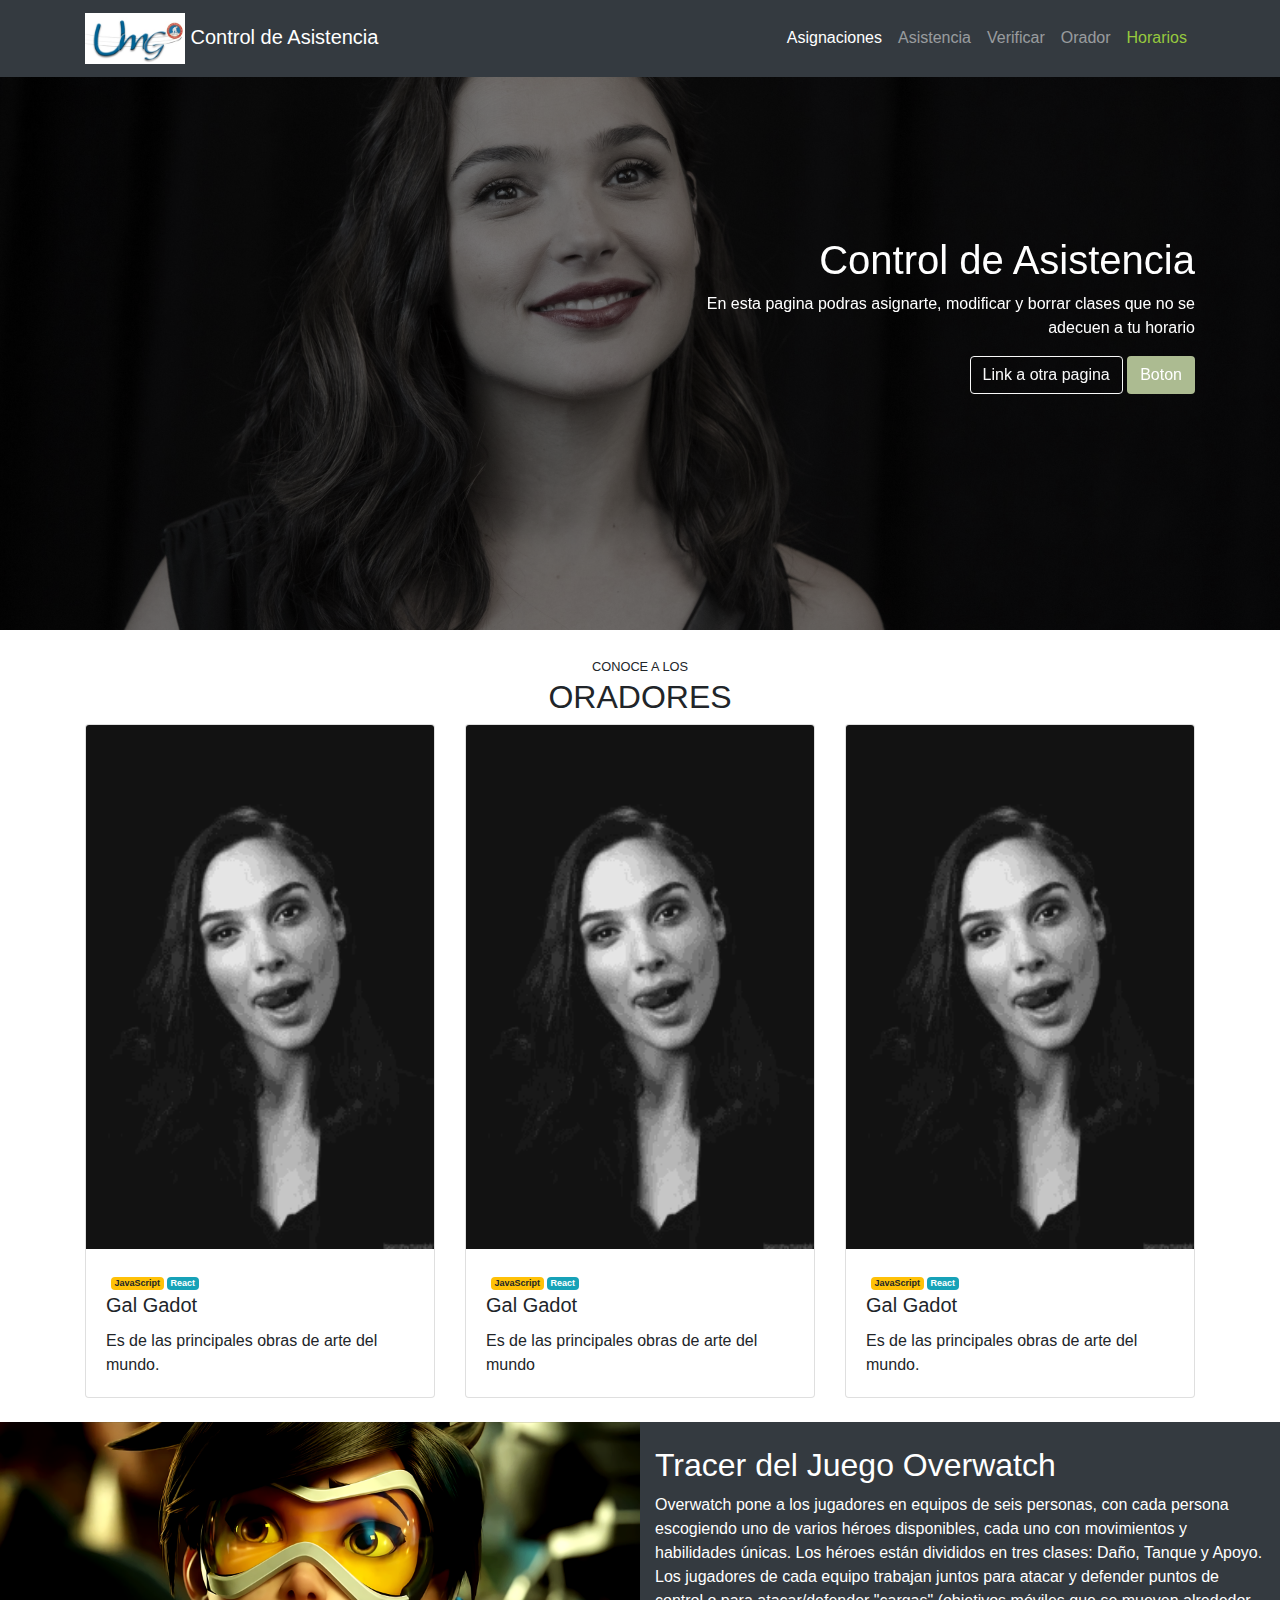
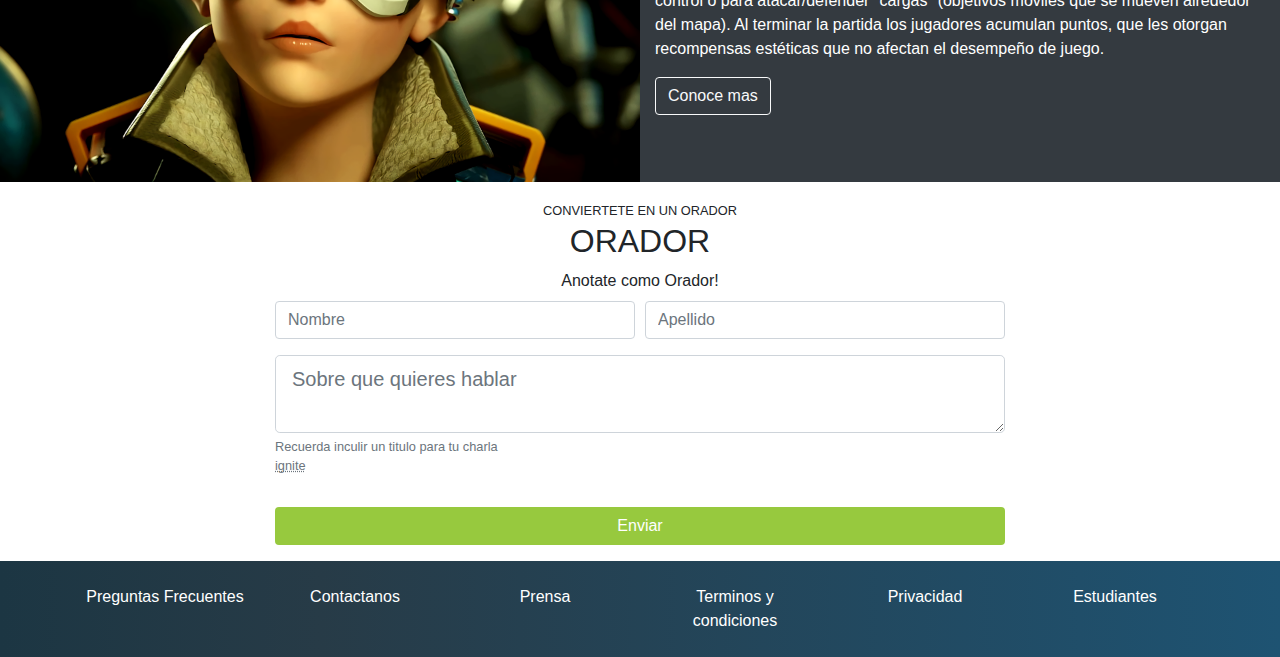
<file: index.html>
<!DOCTYPE html>
<html lang="es">
  <head>
    <!-- Required meta tags -->
    <meta charset="utf-8" />
    <meta
      name="viewport"
      content="width=device-width, initial-scale=1, shrink-to-fit=no"
    />

    <!-- Bootstrap CSS -->

    <link
      rel="stylesheet"
      href="https://stackpath.bootstrapcdn.com/bootstrap/4.3.1/css/bootstrap.min.css"
      integrity="sha384-ggOyR0iXCbMQv3Xipma34MD+dH/1fQ784/j6cY/iJTQUOhcWr7x9JvoRxT2MZw1T"
      crossorigin="anonymous"
    />
    <link rel="stylesheet" href="index.css" />

    <title>Control de asistencia Online</title>
  </head>
  <body data-spy="scroll" data-target="#navbar" data-offset="57">
    <!--se utiliza para utilizar la opcion para conocer la ubicacion del scrol del usuario y que se iluminen los links superiores de la pagina al moverse desde la pagina-->
    <!--Header-->
    <nav
      id="header"
      class="navbar navbar-expand-lg navbar-dark bg-dark fixed-top"
    >
      <div class="container">
        <a class="navbar-brand" href="#">
          <img src="img/UMG.ico" alt="Logo de la pagina" />
          Control de Asistencia
        </a>
        <button
          class="navbar-toggler"
          type="button"
          data-toggle="collapse"
          data-target="#navbar"
          aria-controls="navbarSupportedContent"
          aria-expanded="false"
          aria-label="Toggle navigation"
        >
          <span class="navbar-toggler-icon"></span>
        </button>

        <div class="collapse navbar-collapse" id="navbar">
          <ul class="navbar-nav ml-auto">
            <li class="nav-item">
              <!--colocar active para iluminar las palabras-->
              <a class="nav-link" href="#main">Asignaciones</a>
            </li>
            <li class="nav-item">
              <a class="nav-link" href="#speakers">Asistencia</a>
            </li>
            <li class="nav-item">
              <a class="nav-link" href="#place-time">Verificar</a>
            </li>
            <li class="nav-item">
              <a class="nav-link" href="#conviertete-en-orador">Orador</a>
            </li>
            <li class="nav-item">
              <a class="nav-link text-resaltar" href="#" data-toggle="modal" data-target="#modalCompra">Horarios</a>
              <!--Modal data-toggle="modal" data-target="#modalCompra"-->
            </li>
          </ul>
        </div>
      </div>
    </nav>
    <!--/Header-->
    <!--Main-->
    <main id="main">
      <div
        id="carousel"
        class="carousel slide carousel-fade"
        data-ride="carousel"
        data-pause="false"
      >
        <div class="carousel-inner">
          <div class="carousel-item active">
            <img src="img/Gal.jpg" class="d-block w-100" alt="..." />
          </div>
          <div class="carousel-item">
            <img src="img/Harley.png" class="d-block w-100" alt="..." />
          </div>
          <div class="carousel-item">
            <img src="img/Super Girl.jpg" class="d-block w-100" alt="..." />
            <!--se coloca el url de la direccion donde estan guardadas las imagnes para que aparezcan en el carousel-->
          </div>
          <div class="overlay">
            <!--el overlay realiza con el css un obscurecimiento de la patanlla y coloca el texto que se muestra encima de las fotos-->
            <div class="container">
              <div class="row align-items-center">
                <div class="col-md-6 offset-md-6 text-center text-md-right">
                  <!--col-md-6 se utiliza para que la pantallas medianas y si se desea colocar el texto a la izquida cuando esta en md se coloca offset para que lo cambie automaticamente-->
                  <h1>Control de Asistencia</h1>
                  <p class="d-none d-md-block">
                    En esta pagina podras asignarte, modificar y borrar clases
                    que no se adecuen a tu horario
                  </p>
                  <!--en la etiqueta p se coloca la clase la cual realiza que cuando este en una pantalla penquenia borre el texto y cuando vuelva a medianos aparezca de nuevo -->
                  <a href="#" class="btn btn-outline-light" data-toogle="modal">Link a otra pagina</a>
                  <button type="button" class="btn btn-platzi" data-toggle="modal" data-target="#modalCompra">Boton</button>
                  <!--crea un enlace y un boton para comprar tickets-->
                </div>
              </div>
            </div>
          </div>
        </div>
      </div>
    </main>
    <!--/Main-->
    <!--Cards-->
    <section id="speakers" class="mt-4">
      <!--mt es para darle un espacio de 4 para abajocontra la seccion main el mb-4 para dejar espacio hacia arriba para el footer-->
      <div class="container">
        <div class="row">
          <div class="col text-center text-uppercase">
            <small>Conoce a los</small>
            <h2>Oradores</h2>
            <!--class="h6" colocar esto para convertir en h6 pero sigue siendo un subtitulo-->
          </div>
        </div>
        <div class="row">
          <div class="col-lg-4 col-md-6 col-sm-12 mb-4">
            <div class="card">
              <img src="img/tenor.gif" class="card-img-top" alt="..." />
              <div class="card-body">
                <div class="badge">
                  <span class="badge badge-warning">JavaScript</span>
                  <span class="badge badge-info">React</span>
                </div>
                <h5 class="card-title">Gal Gadot</h5>
                <p class="card-text">
                  Es de las principales obras de arte del mundo.
                </p>
              </div>
            </div>
          </div>
          <div class="col-lg-4 col-md-6 col-sm-12 mb-4">
            <div class="card">
              <img src="img/tenor.gif" class="card-img-top" alt="..." />
              <div class="card-body">
                <div class="badge">
                  <span class="badge badge-warning">JavaScript</span>
                  <span class="badge badge-info">React</span>
                </div>
                <h5 class="card-title">Gal Gadot</h5>
                <p class="card-text">
                  Es de las principales obras de arte del mundo
                </p>
              </div>
            </div>
          </div>
          <div class="col-lg-4 col-md-6 col-sm-12 mb-4">
            <div class="card">
              <img src="img/tenor.gif" class="card-img-top" alt="..." />
              <div class="card-body">
                <div class="badge">
                  <span class="badge badge-warning">JavaScript</span>
                  <span class="badge badge-info">React</span>
                </div>
                <h5 class="card-title">Gal Gadot</h5>
                <p class="card-text">
                  Es de las principales obras de arte del mundo.
                </p>
              </div>
            </div>
          </div>
        </div>
      </div>
    </section>
    <!--/Cards-->
    <!--Lugar y fecha-->
    <section id="place-time">
      <div class="container-fluid">
        <div class="row">
          <div class="col-12 col-lg-6 pl-0 pr-0">
            <!--Con esto se quita los topes o padding de las imagenes-->
            <img src="img/Tracer.png" alt="Tracer" />
          </div>
          <div class="col-12 col-lg-6 pt-4 pb-4">
            <!--pb al terminar la card colocarle espacio abajo-->
            <h2>Tracer del Juego Overwatch</h2>
            <!--class="mt-2"que tenga un margen iferior con la parte de arriba-->
            <p>
              Overwatch pone a los jugadores en equipos de seis personas, con
              cada persona escogiendo uno de varios héroes disponibles, cada uno
              con movimientos y habilidades únicas. Los héroes están divididos
              en tres clases: Daño, Tanque y Apoyo. Los jugadores de cada equipo
              trabajan juntos para atacar y defender puntos de control o para
              atacar/defender "cargas" (objetivos móviles que se mueven
              alrededor del mapa). Al terminar la partida los jugadores acumulan
              puntos, que les otorgan recompensas estéticas que no afectan el
              desempeño de juego.
            </p>
            <a
              class="btn btn-outline-light"
              href="https://es.wikipedia.org/wiki/Overwatch"
              >Conoce mas</a
            >
          </div>
        </div>
      </div>
    </section>
    <!--/Lugar y fecha-->
    <!--Conviertete en Orador-->
    <section id="conviertete-en-orador" class="pt-3 pb-3">
      <div class="container">
        <div class="row">
          <div class="col class= text-uppercase text-center">
            <small>Conviertete en un orador</small>
            <h2>Orador</h2>
          </div>
        </div>
        <div class="row">
          <div class="col text-center">
            Anotate como Orador!
          </div>
        </div>
        <div class="row">
          <div class="col col-md-10 offset-md-1 col-lg-8 offset-lg-2 pt-2">
            <form>
              <div class="form-row">
                <div class="form-group col-12 col-md-6">
                  <input
                    type="text"
                    class="form-control"
                    placeholder="Nombre"
                  />
                </div>
                <div class="form-group col-12 col-md-6">
                  <!--form-group para diferenciar los campos de ingreso de datos y que tenga espacio entre ellos-->
                  <input
                    type="text"
                    class="form-control"
                    placeholder="Apellido"
                  />
                </div>
              </div>
              <div class="form-row">
                <div class="form-group col">
                  <textarea
                    name="text"
                    class="form-control form-control-lg"
                    placeholder="Sobre que quieres hablar"
                  ></textarea>
                  <small class="form-text text-muted">
                    Recuerda inculir un titulo para tu charla
                    <p>
                      <abbr data-toggle="tooltip" title="Charlas de 5 minutos"
                        >ignite</abbr
                      >
                    </p>
                  </small>
                </div>
              </div>
              <div class="form-row">
                <div class="col">
                  <button type="button" class="btn btn-platzi btn-block">
                    Enviar
                  </button>
                </div>
              </div>
            </form>
          </div>
        </div>
      </div>
    </section>
    <!--/Conviertete en Orador-->
    <!-- footer-->
    <footer id="footer" class="pb-4 pt-4">
      <div class="container">
        <div class="row text-center">
          <div class="col-12 col-lg">
            <a href="#">Preguntas Frecuentes</a>
          </div>
          <div class="col-12 col-lg">
            <a href="#">Contactanos</a>
          </div>
          <div class="col-12 col-lg">
            <a href="#">Prensa</a>
          </div>
          <div class="col-12 col-lg">
            <a href="#">Terminos y condiciones</a>
          </div>
          <div class="col-12 col-lg">
            <a href="#">Privacidad</a>
          </div>
          <div class="col-12 col-lg">
            <a href="#">Estudiantes</a>
          </div>
        </div>
      </div>
    </footer>
    <!-- footer-->
    <!---Modal-->
<div class="modal fade" id="modalCompra" tabindex="-1" role="dialog" aria-labelledby="exampleModalCenterTitle" aria-hidden="true">
  <div class="modal-dialog modal-dialog-centered" role="document">
    <div class="modal-content">
      <div class="modal-header">
        <h5 class="modal-title" id="exampleModalCenterTitle">Comprar tickets</h5>
        <button type="button" class="close" data-dismiss="modal" aria-label="Close">
          <span aria-hidden="true">&times;</span>
        </button>
      </div>
      <div class="modal-body">
        <form>
          <div class="form-row">
            <div class="form-group col">
                <div class="input-group mb-3">
                    <div class="input-group-prepend">
                      <span class="input-group-text" id="basic-addon1">@</span>
                    </div>
                    <input type="text" class="form-control" placeholder="Username" aria-label="Username" aria-describedby="basic-addon1">
                  </div>
            </div>
          </div>
        </form>
        <div class="alert alert-warning" role="alert">
           Recibiras un correo de confirmacion si sales sorteado
          </div>
      </div>
      <div class="modal-footer">
        <button type="button" class="btn btn-secondary" data-dismiss="modal">Cancelar</button>
        <button type="button" class="btn btn-platzi">Comprar</button>
      </div>
    </div>
  </div>
</div>
    <!--/Modal-->
    <!-- Optional JavaScript -->
    <!-- jQuery first, then Popper.js, then Bootstrap JS -->
    <script
      src="https://code.jquery.com/jquery-3.3.1.slim.min.js"
      integrity="sha384-q8i/X+965DzO0rT7abK41JStQIAqVgRVzpbzo5smXKp4YfRvH+8abtTE1Pi6jizo"
      crossorigin="anonymous"
    ></script>
    <script
      src="https://cdnjs.cloudflare.com/ajax/libs/popper.js/1.14.7/umd/popper.min.js"
      integrity="sha384-UO2eT0CpHqdSJQ6hJty5KVphtPhzWj9WO1clHTMGa3JDZwrnQq4sF86dIHNDz0W1"
      crossorigin="anonymous"
    ></script>
    <script
      src="https://stackpath.bootstrapcdn.com/bootstrap/4.3.1/js/bootstrap.min.js"
      integrity="sha384-JjSmVgyd0p3pXB1rRibZUAYoIIy6OrQ6VrjIEaFf/nJGzIxFDsf4x0xIM+B07jRM"
      crossorigin="anonymous"
    ></script>
    <script src="index.js"></script>
  </body>
</html>
</file>
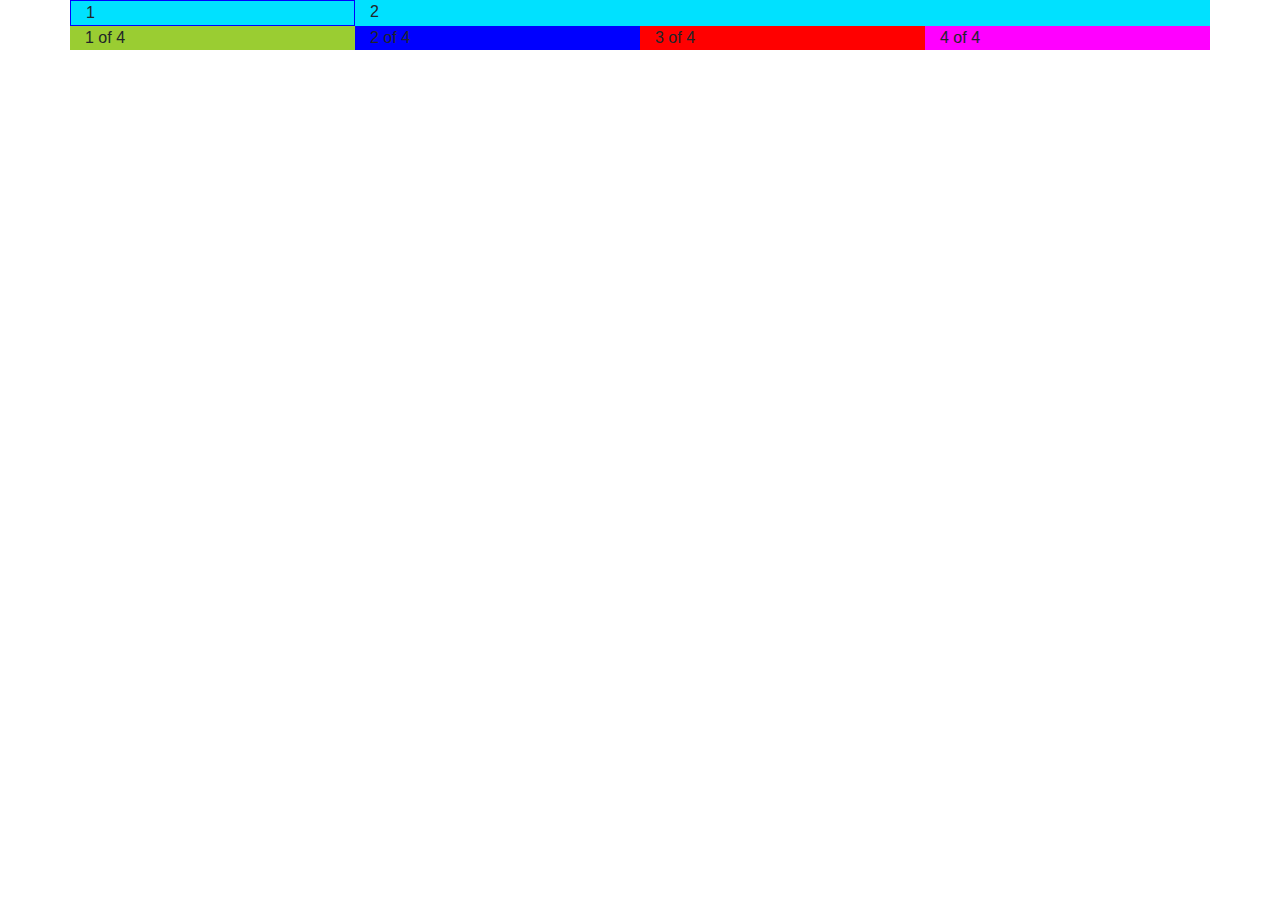
<file: desafio.html>
<!DOCTYPE html>
<html lang="es">
  <head>
    <!-- Required meta tags -->
    <meta charset="utf-8" />
    <meta
      name="viewport"
      content="width=device-width, initial-scale=1, shrink-to-fit=no"
    />

    <!-- Bootstrap CSS -->
    <link
      rel="stylesheet"
      href="https://stackpath.bootstrapcdn.com/bootstrap/4.3.1/css/bootstrap.min.css"
      integrity="sha384-ggOyR0iXCbMQv3Xipma34MD+dH/1fQ784/j6cY/iJTQUOhcWr7x9JvoRxT2MZw1T"
      crossorigin="anonymous"
    />
    <style>
      .col-3 {
        border: 1px solid blue;
      }
    </style>
    <title>Hola Mundo!</title>
  </head>
  <body>
    <div class="container" style="background: rgb(0, 225, 255);">
      <div class="row">
        <div class="col-3">
          1
        </div>
        <div class="col-9">
          2
        </div>
      </div>
      <div class="row">
        <div class="col-12 col-lg-3" style="background: yellowgreen;">
          1 of 4
        </div>
        <div class="col-12 col-lg-3" style="background: blue;">
          2 of 4
        </div>
        <div class="col-12 col-lg-3" style="background: red;">
          3 of 4
        </div>
        <div class="col-12 col-lg-3" style="background: magenta;">
          4 of 4
        </div>
      </div>
    </div>

    <!-- Optional JavaScript -->
    <!-- jQuery first, then Popper.js, then Bootstrap JS -->
    <script
      src="https://code.jquery.com/jquery-3.3.1.slim.min.js"
      integrity="sha384-q8i/X+965DzO0rT7abK41JStQIAqVgRVzpbzo5smXKp4YfRvH+8abtTE1Pi6jizo"
      crossorigin="anonymous"
    ></script>
    <script
      src="https://cdnjs.cloudflare.com/ajax/libs/popper.js/1.14.7/umd/popper.min.js"
      integrity="sha384-UO2eT0CpHqdSJQ6hJty5KVphtPhzWj9WO1clHTMGa3JDZwrnQq4sF86dIHNDz0W1"
      crossorigin="anonymous"
    ></script>
    <script
      src="https://stackpath.bootstrapcdn.com/bootstrap/4.3.1/js/bootstrap.min.js"
      integrity="sha384-JjSmVgyd0p3pXB1rRibZUAYoIIy6OrQ6VrjIEaFf/nJGzIxFDsf4x0xIM+B07jRM"
      crossorigin="anonymous"
    ></script>
  </body>
</html>
</file>
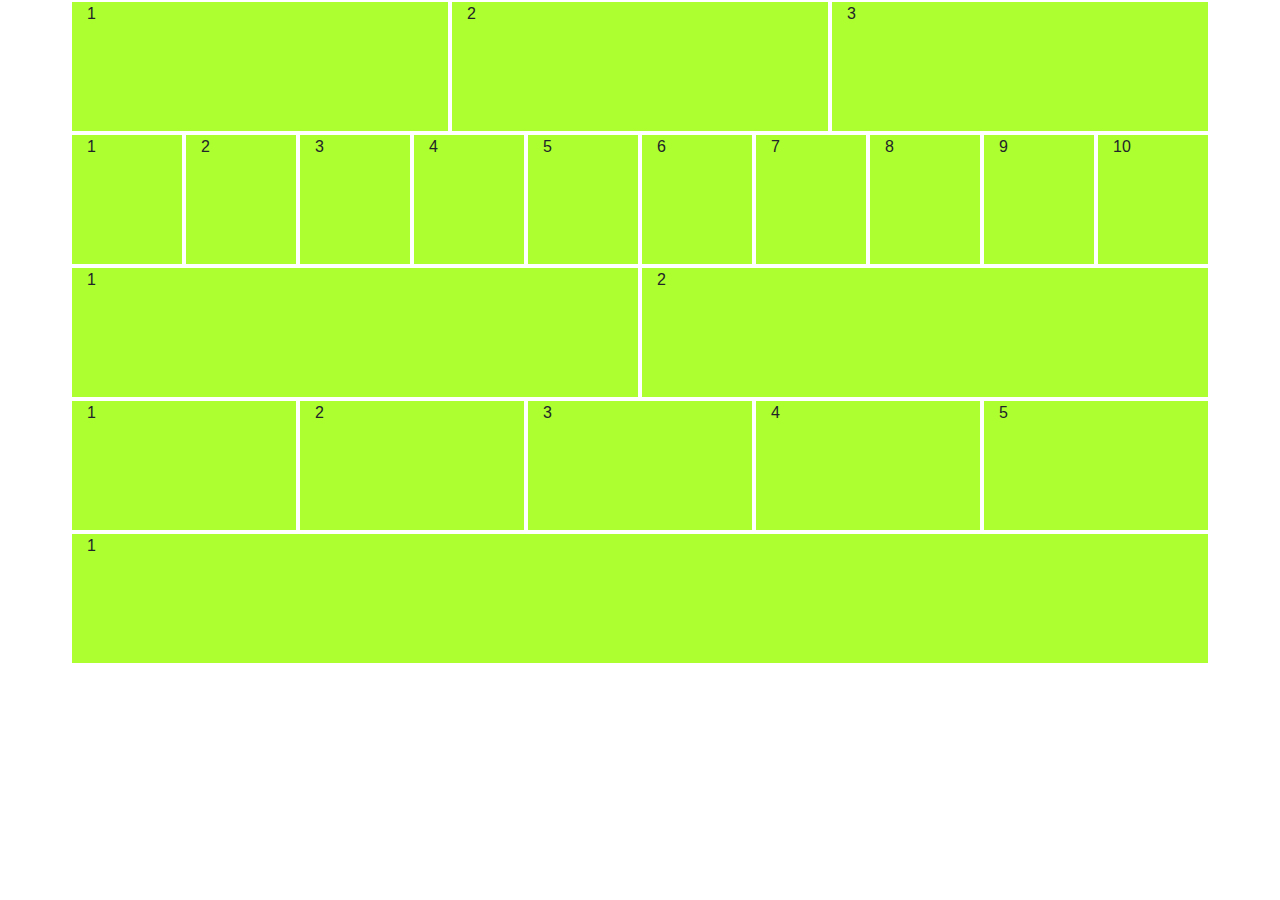
<file: desafio1-boostrap.html>
<!DOCTYPE html>
<html lang="en">
  <head>
    <!-- Required meta tags -->
    <meta charset="utf-8" />
    <meta
      name="viewport"
      content="width=device-width, initial-scale=1, shrink-to-fit=no"
    />

    <!-- Bootstrap CSS -->
    <link
      rel="stylesheet"
      href="https://stackpath.bootstrapcdn.com/bootstrap/4.3.1/css/bootstrap.min.css"
      integrity="sha384-ggOyR0iXCbMQv3Xipma34MD+dH/1fQ784/j6cY/iJTQUOhcWr7x9JvoRxT2MZw1T"
      crossorigin="anonymous"
    />
    <style>
        .col {
            border: 2px solid white;
        }
        .row {
            height: 133px;
        }
    </style>

    <title>Desafio 1 Bootstrap</title>
  </head>
  <body>
    <div class="container" style="background: greenyellow;">
      <div class="row">
        <div class="col">
          1
        </div>
        <div class="col">
          2
        </div>
        <div class="col">
          3
        </div>
      </div>
      <div class = "row">
          <div class="col">
              1
          </div>
          <div class="col">
              2
          </div>
          <div class="col">
              3
          </div>
          <div class="col">
              4
          </div>
          <div class="col">
              5
          </div>
          <div class="col">
              6
          </div>
          <div class="col">
              7
          </div>
          <div class="col">
              8
          </div>
          <div class="col">
              9
          </div>
          <div class="col">
              10
          </div>
      </div>
      <div class="row">
          <div class="col">
              1
          </div>
          <div class="col">
              2
          </div>
      </div>
      <div class="row">
          <div class="col">
              1
          </div>
          <div class="col">
              2
          </div>
          <div class="col">
              3
          </div>
          <div class="col">
              4
          </div>
          <div class="col">
              5
          </div>
      </div>
      <div class="row">
          <div class="col">
              1
          </div>
      </div>
    </div>

    <!-- Optional JavaScript -->
    <!-- jQuery first, then Popper.js, then Bootstrap JS -->
    <script
      src="https://code.jquery.com/jquery-3.3.1.slim.min.js"
      integrity="sha384-q8i/X+965DzO0rT7abK41JStQIAqVgRVzpbzo5smXKp4YfRvH+8abtTE1Pi6jizo"
      crossorigin="anonymous"
    ></script>
    <script
      src="https://cdnjs.cloudflare.com/ajax/libs/popper.js/1.14.7/umd/popper.min.js"
      integrity="sha384-UO2eT0CpHqdSJQ6hJty5KVphtPhzWj9WO1clHTMGa3JDZwrnQq4sF86dIHNDz0W1"
      crossorigin="anonymous"
    ></script>
    <script
      src="https://stackpath.bootstrapcdn.com/bootstrap/4.3.1/js/bootstrap.min.js"
      integrity="sha384-JjSmVgyd0p3pXB1rRibZUAYoIIy6OrQ6VrjIEaFf/nJGzIxFDsf4x0xIM+B07jRM"
      crossorigin="anonymous"
    ></script>
  </body>
</html>
</file>
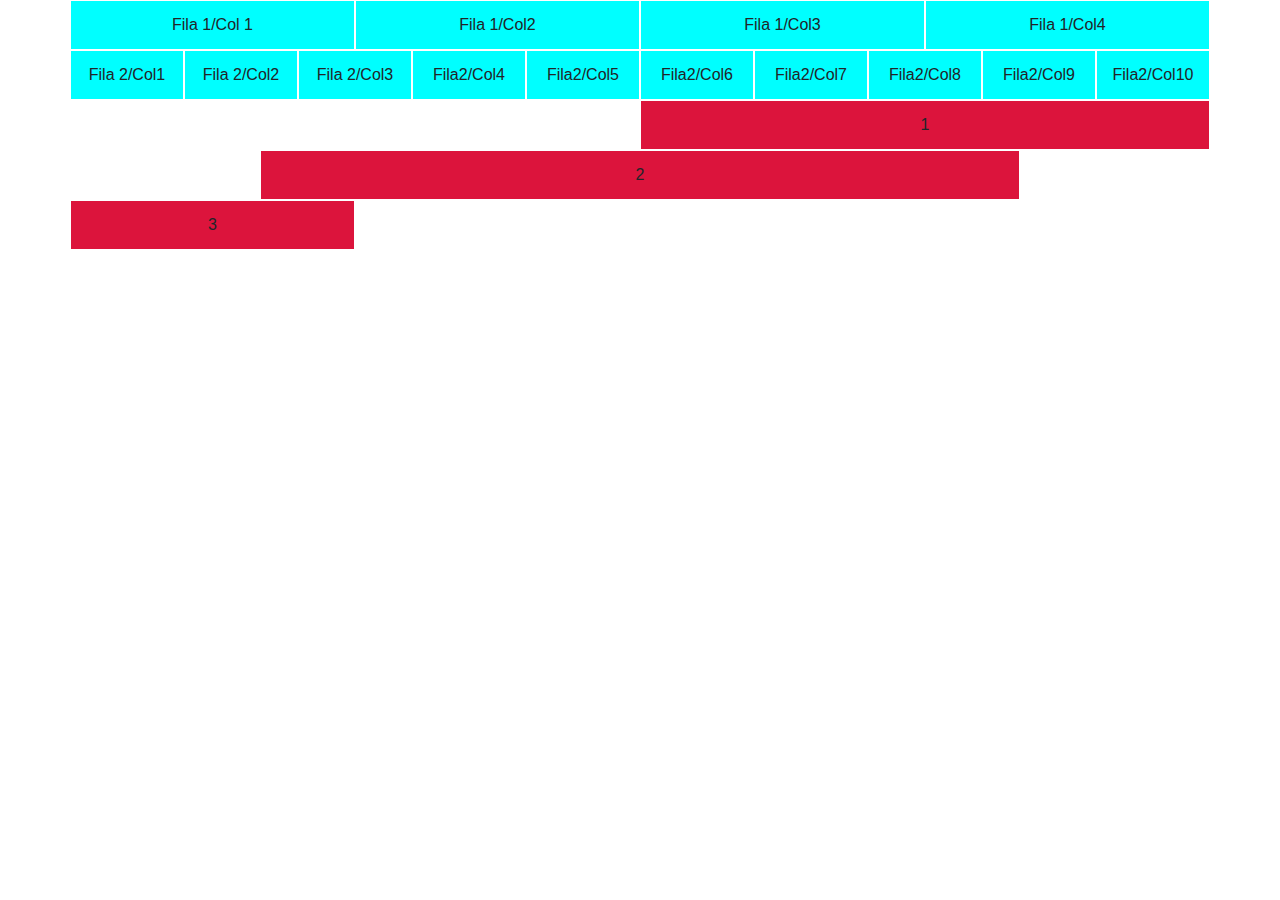
<file: desafio2-bootstrap.html>
<!DOCTYPE html>
<html lang="en">
  <head>
    <!-- Required meta tags -->
    <meta charset="utf-8" />
    <meta
      name="viewport"
      content="width=device-width, initial-scale=1, shrink-to-fit=no"
    />

    <!-- Bootstrap CSS -->
    <link
      rel="stylesheet"
      href="https://stackpath.bootstrapcdn.com/bootstrap/4.3.1/css/bootstrap.min.css"
      integrity="sha384-ggOyR0iXCbMQv3Xipma34MD+dH/1fQ784/j6cY/iJTQUOhcWr7x9JvoRxT2MZw1T"
      crossorigin="anonymous"
    />
    <style>
      .contanier{
        padding: 30px;
      }

      .reto2{
        border: solid 1px white;
        height: 50px;
        background-color: aqua;
      }

      .reto3 {
        border: solid 1px white;
        height: 50px;
        background-color: crimson;
      }

      .row>div {
        display: flex;
        align-items: center;
        justify-content: center;
      }
    </style>

    <title>Desafio 2 Bootstrap</title>
  </head>
  <body>
    <div class="container">
      <div class="row">
        <div class="col-6 col-md-3 reto2">Fila 1/Col 1</div>
        <div class="col-6 col-md-3 reto2">Fila 1/Col2</div>
        <div class="col-6 col-md-3 reto2">Fila 1/Col3</div>
        <div class="col-6 col-md-3 reto2">Fila 1/Col4</div>
      </div>
      <div class="row">
        <div class="col-12 col-md-6 col-lg reto2">Fila 2/Col1</div>
        <div class="col-12 col-md-6 col-lg reto2">Fila 2/Col2</div>
        <div class="col-12 col-md-6 col-lg reto2">Fila 2/Col3</div>
        <div class="col-12 col-md-6 col-lg reto2">Fila2/Col4</div>
        <div class="col-12 col-md-6 col-lg reto2">Fila2/Col5</div>
        <div class="col-12 col-md-6 col-lg reto2">Fila2/Col6</div>
        <div class="col-12 col-md-6 col-lg reto2">Fila2/Col7</div>
        <div class="col-12 col-md-6 col-lg reto2">Fila2/Col8</div>
        <div class="col-12 col-md-6 col-lg reto2">Fila2/Col9</div>
        <div class="col-12 col-md-6 col-lg reto2">Fila2/Col10</div>
      </div>
    </div>

    <div class="container">
      <div class="row">
        <div class="col-12 col-md-6 offset-md-6 reto3">1</div>
      </div>
      <div class="row">
        <div class="col-8 offset-md-2 reto3">2</div>
      </div>
      <div class="row">
        <div class="col-3 offset-9 col-md-3 offset-md-0 reto3">3</div>
      </div>
    </div>


    <!-- Optional JavaScript -->
    <!-- jQuery first, then Popper.js, then Bootstrap JS -->
    <script
      src="https://code.jquery.com/jquery-3.3.1.slim.min.js"
      integrity="sha384-q8i/X+965DzO0rT7abK41JStQIAqVgRVzpbzo5smXKp4YfRvH+8abtTE1Pi6jizo"
      crossorigin="anonymous"
    ></script>
    <script
      src="https://cdnjs.cloudflare.com/ajax/libs/popper.js/1.14.7/umd/popper.min.js"
      integrity="sha384-UO2eT0CpHqdSJQ6hJty5KVphtPhzWj9WO1clHTMGa3JDZwrnQq4sF86dIHNDz0W1"
      crossorigin="anonymous"
    ></script>
    <script
      src="https://stackpath.bootstrapcdn.com/bootstrap/4.3.1/js/bootstrap.min.js"
      integrity="sha384-JjSmVgyd0p3pXB1rRibZUAYoIIy6OrQ6VrjIEaFf/nJGzIxFDsf4x0xIM+B07jRM"
      crossorigin="anonymous"
    ></script>
  </body>
</html>
</file>
<file: index.css>
.text-resaltar {
    color: #97c93e !important;
}
.btn-platzi{
    background-color: #97c93e !important;
    color: white !important;
}
.btn-platzi :hover{
    background-color: #82ad36;
}
#header img {
    width: 100px;
}
#main .carousel-inner {
    max-height: 70vh;
    object-fit: cover;
    filter: grayscale(70%);
}
#carousel {
    position: relative;
}
#carousel .overlay {
    position: absolute;
    top: 0;
    bottom: 0;
    left: 0;
    right: 0;
    background-color: rgba(0, 0, 0, 0.5);
    color: white;
    z-index: 1;
    /*z-index: 1; maneja el eje z lo que dice al colocarle el 1 esque este elemento estara por encima de los demas que tengan z-index: 0;*/
}
/*los dos carousel son para poder ver bien las imagenes en cualquer tipo de pantalla*/
#carousel .overlay .container,
#carousel .overlay .row {
    height: 100%;
}
/*esta sentencia coloca el texto del overlay centrado*/
#place-time {
    background-color: #343a40; /*este es el color del nav*/
    color: white;
}
#place-time img {
    max-width: 100%;
}
#footer {
    background: linear-gradient(90deg,#1c3643,#273b47 25%, #1e5372);
}

#footer a {
    color: white;
}
</file>
